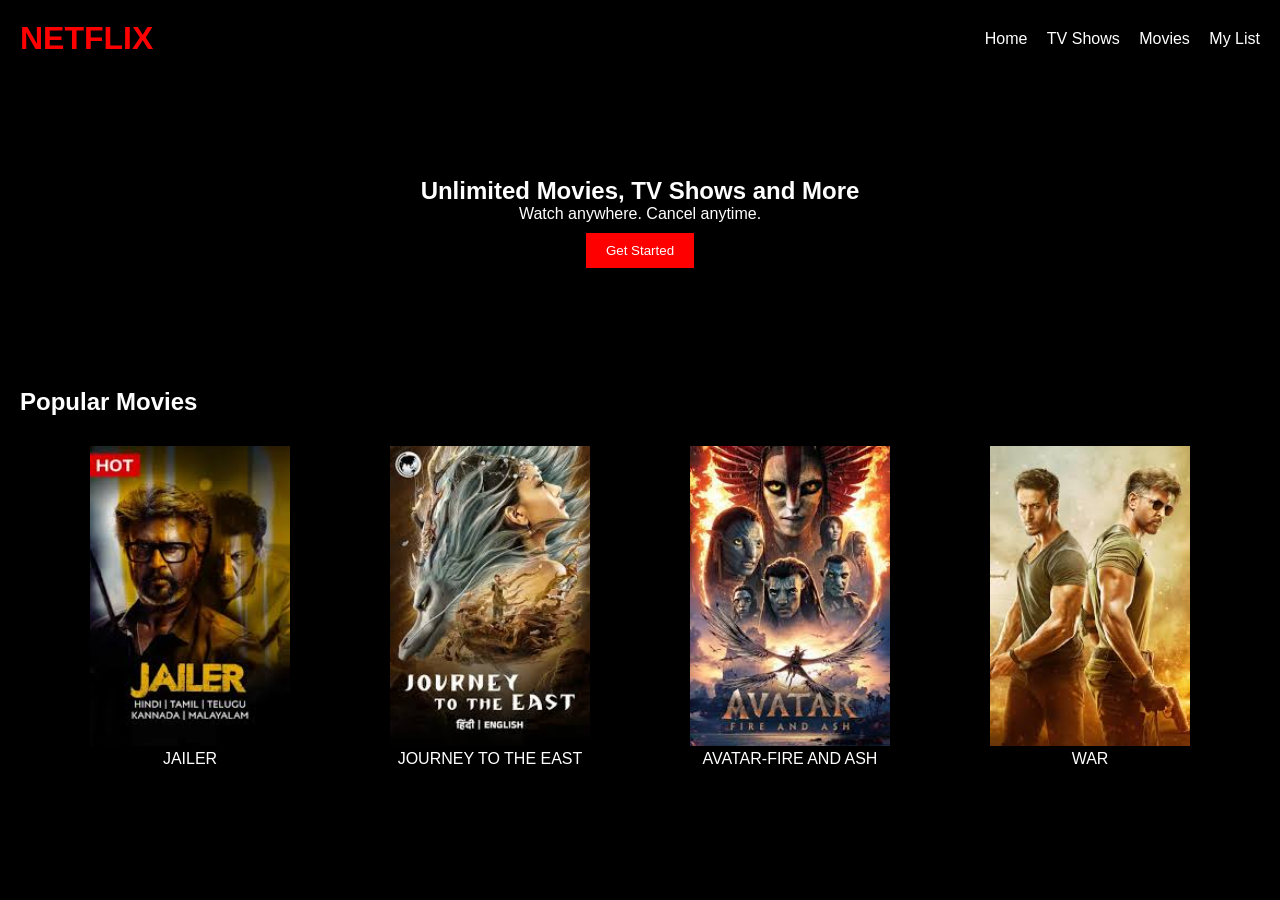
<file: Netflix Clone/netflix.html>
<!DOCTYPE html>
<html>
<head>
    <title>Netflix Clone</title>
    <link rel="stylesheet" href="netflix.css">
</head>
<body>

    <div class="navbar">
        <h1>NETFLIX</h1>
        

        <div class="menu">
            <a href="">Home</a>
            <a href="">TV Shows</a>
            <a href="">Movies</a>
            <a href="">My List</a>
        </div>
    </div>

    <div class="banner">
        <h2>Unlimited Movies, TV Shows and More</h2>
        <p>Watch anywhere. Cancel anytime.</p>
        <button>Get Started</button>
    </div>

    <h2 class="title">Popular Movies</h2>

    <div class="movies">

        <div class="card">
            <img src="[data-uri]" alt="">
            <p>JAILER</p>
        </div>

        <div class="card">
            <img src="[data-uri]" alt="">
            <p>JOURNEY TO THE EAST</p>
        </div>

        <div class="card">
            <img src="[data-uri]" alt="">
            <p>AVATAR-FIRE AND ASH</p>
        </div>

        <div class="card">
            <img src="[data-uri]" alt="">
            <p>WAR</p>
        </div>

    </div>

</body>
</html>
</file>
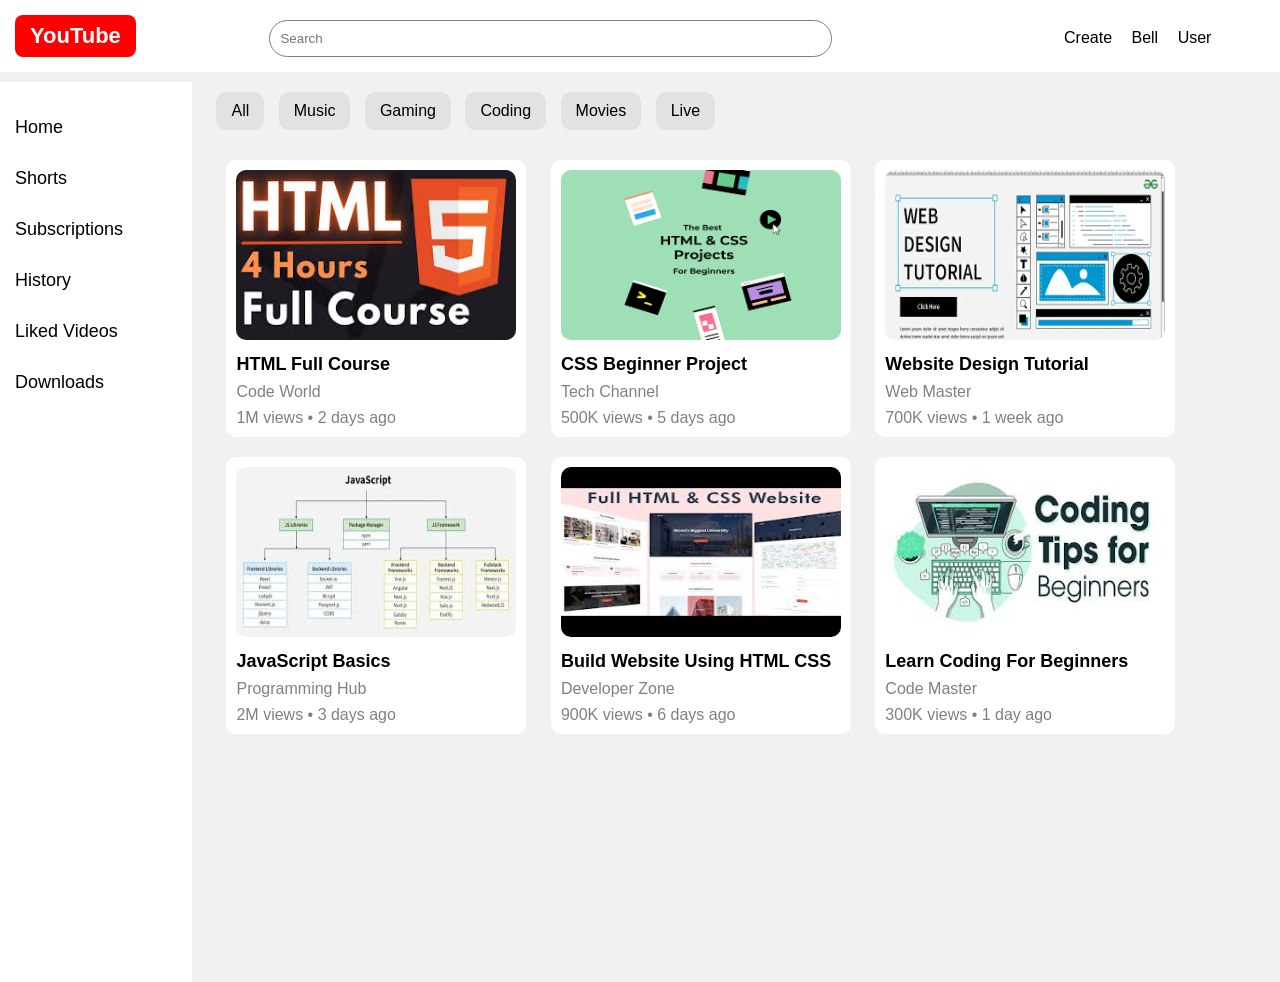
<file: YouTube CLONE/youtube.html>
<!DOCTYPE html>
<html lang="en">
<head>
    <meta charset="UTF-8">
    <meta name="viewport" content="width=device-width, initial-scale=1.0">
    <title>YouTube Clone</title>
    <link rel="stylesheet" href="youtube.css">
</head>
<body>
    <header class="header">
        <div class="left">
            <div class="logo">
                YouTube
            </div>
        </div>
        <div class="center">
            <input type="text" placeholder="Search" class="search">
        </div>
        <div class="right">
            <span class="top-menu">Create</span>
            <span class="top-menu">Bell</span>
            <span class="top-menu">User</span>
        </div>
    </header>
    <section class="main">
        <div class="sidebar">
            <p class="side-item">Home</p>
            <p class="side-item">Shorts</p>
            <p class="side-item">Subscriptions</p>
            <p class="side-item">History</p>
            <p class="side-item">Liked Videos</p>
            <p class="side-item">Downloads</p>
        </div>
        <div class="content">
            <div class="categories">
                <span class="category">All</span>
                <span class="category">Music</span>
                <span class="category">Gaming</span>
                <span class="category">Coding</span>
                <span class="category">Movies</span>
                <span class="category">Live</span>
            </div>
            <div class="card">
                <img src="[data-uri]"
                    alt="video">
                <h3>HTML Full Course</h3>
                <p>Code World</p>
                <p>1M views • 2 days ago</p>
            </div>
            <div class="card">
                <img src="[data-uri]"
                    alt="video">
                <h3>CSS Beginner Project</h3>
                <p>Tech Channel</p>
                <p>500K views • 5 days ago</p>
            </div>
            <div class="card">
                <img src="[data-uri]"
                    alt="video">
                <h3>Website Design Tutorial</h3>
                <p>Web Master</p>
                <p>700K views • 1 week ago</p>
            </div>
            <div class="card">
                <img src="[data-uri]"
                    alt="video">
                <h3>JavaScript Basics</h3>
                <p>Programming Hub</p>
                <p>2M views • 3 days ago</p>
            </div>
            <div class="card">
                <img src="[data-uri]"
                    alt="video">
                <h3>Build Website Using HTML CSS</h3>
                <p>Developer Zone</p>
                <p>900K views • 6 days ago</p>
            </div>
            <div class="card">
                <img src="[data-uri]"
                    alt="video">
                <h3>Learn Coding For Beginners</h3>
                <p>Code Master</p>
                <p>300K views • 1 day ago</p>
            </div>
        </div>
    </section>
</body>
</html>
</file>
<file: Netflix Clone/netflix.css>
*{
    margin: 0;
    padding: 0;
}

body{
    background-color: black;
    color: white;
    font-family: Arial, sans-serif;
}

.navbar{
    display: flex;
    justify-content: space-between;
    align-items: center;
    padding: 20px;
}

.navbar h1{
    color: red;
}

.menu a{
    color: white;
    text-decoration: none;
    margin-left: 15px;
}

.banner{
    text-align: center;
    padding: 100px 20px;
}

.banner button{
    background-color: red;
    color: white;
    border: none;
    padding: 10px 20px;
    margin-top: 10px;
}

.title{
    margin: 20px;
}

.movies{
    display: flex;
    justify-content: space-evenly;
    
}

.card{
    text-align: center;
    margin: 10px;
}

.card img{
    width: 200px;
    height: 300px;
}
</file>
<file: YouTube CLONE/youtube.css>
* {
    margin: 0;
    padding: 0;
    box-sizing: border-box;
}

body {
    background-color: #f1f1f1;
    font-family: sans-serif;
}

.header {
    background-color: white;
    padding: 15px;
}

.left {
    display: inline-block;
    width: 20%;
}

.center {
    display: inline-block;
    width: 50%;
}

.right {
    display: inline-block;
    width: 25%;
    text-align: right;
}

.logo {
    display: inline-block;
    background-color: red;
    color: white;
    padding: 8px 15px;
    border-radius: 8px;
    font-size: 22px;
    font-weight: bold;
}

.search {
    width: 90%;
    padding: 10px;
    border-radius: 20px;
    border: 1px solid gray;
}

.top-menu {
    margin-left: 15px;
    font-size: 16px;
}

.main {
    margin-top: 10px;
}

.sidebar {
    width: 15%;
    background-color: white;
    display: inline-block;
    vertical-align: top;
    height: 900px;
    padding-top: 20px;
}

.side-item {
    padding: 15px;
    font-size: 18px;
}

.content {
    width: 83%;
    display: inline-block;
    vertical-align: top;
    padding-left: 20px;
}

.categories {
    margin-bottom: 20px;
}

.category {
    display: inline-block;
    background-color: #e2e2e2;
    padding: 10px 15px;
    border-radius: 10px;
    margin-right: 10px;
    margin-top: 10px;
}

.card {
    width: 300px;
    background-color: white;
    display: inline-block;
    margin: 10px;
    border-radius: 10px;
    padding: 10px;
}

.card img {
    width: 280px;
    height: 170px;
    border-radius: 10px;
}

.card h3 {
    margin-top: 10px;
    font-size: 18px;
}

.card p {
    margin-top: 8px;
    color: gray;
}
</file>
